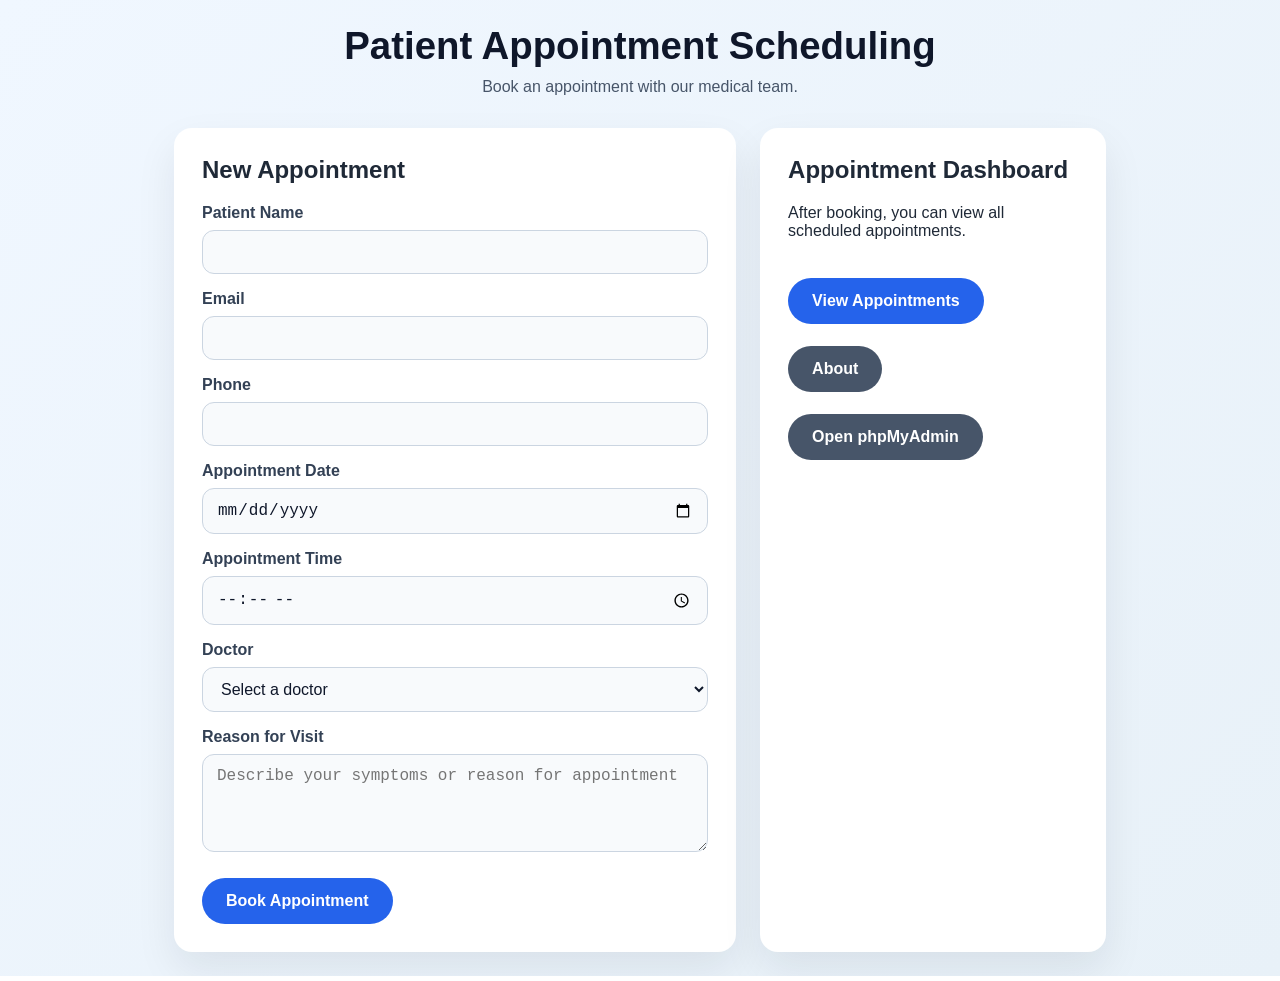
<file: frontend/index.html>
<!DOCTYPE html>
<html lang="en">
<head>
    <meta charset="UTF-8">
    <meta name="viewport" content="width=device-width, initial-scale=1.0">
    <title>Patient Appointment Scheduling</title>
    <link rel="stylesheet" href="css/style.css">
</head>
<body>
    <div class="container">
        <header>
            <h1>Patient Appointment Scheduling</h1>
            <p>Book an appointment with our medical team.</p>
        </header>
        <main>
            <section class="form-card">
                <h2>New Appointment</h2>
                <div id="message" class="message-card" hidden></div>
                <form id="appointmentForm">
                    <label for="patient_name">Patient Name</label>
                    <input type="text" id="patient_name" name="patient_name" required>

                    <label for="email">Email</label>
                    <input type="email" id="email" name="email" required>

                    <label for="phone">Phone</label>
                    <input type="tel" id="phone" name="phone" required>

                    <label for="appointment_date">Appointment Date</label>
                    <input type="date" id="appointment_date" name="appointment_date" required>

                    <label for="appointment_time">Appointment Time</label>
                    <input type="time" id="appointment_time" name="appointment_time" required>

                    <label for="doctor">Doctor</label>
                    <select id="doctor" name="doctor" required>
                        <option value="">Select a doctor</option>
                        <option value="Dr. A. Patel">Dr. A. Patel</option>
                        <option value="Dr. S. Mehta">Dr. S. Mehta</option>
                        <option value="Dr. N. Singh">Dr. N. Singh</option>
                        <option value="Dr. R. Kumar">Dr. R. Kumar</option>
                    </select>

                    <label for="reason">Reason for Visit</label>
                    <textarea id="reason" name="reason" rows="4" placeholder="Describe your symptoms or reason for appointment"></textarea>

                    <button type="submit">Book Appointment</button>
                </form>
            </section>

            <section class="info-card">
                <h2>Appointment Dashboard</h2>
                <p>After booking, you can view all scheduled appointments.</p>
                <a class="button-link" href="appointments.html">View Appointments</a>
                <a class="button-link button-secondary" href="about.html">About</a>
                <a class="button-link button-secondary" href="http://localhost/phpmyadmin" target="_blank" rel="noopener">Open phpMyAdmin</a>
            </section>
        </main>
    </div>
    <script src="js/api.js"></script>
    <script src="js/booking.js"></script>
</body>
</html>
</file>
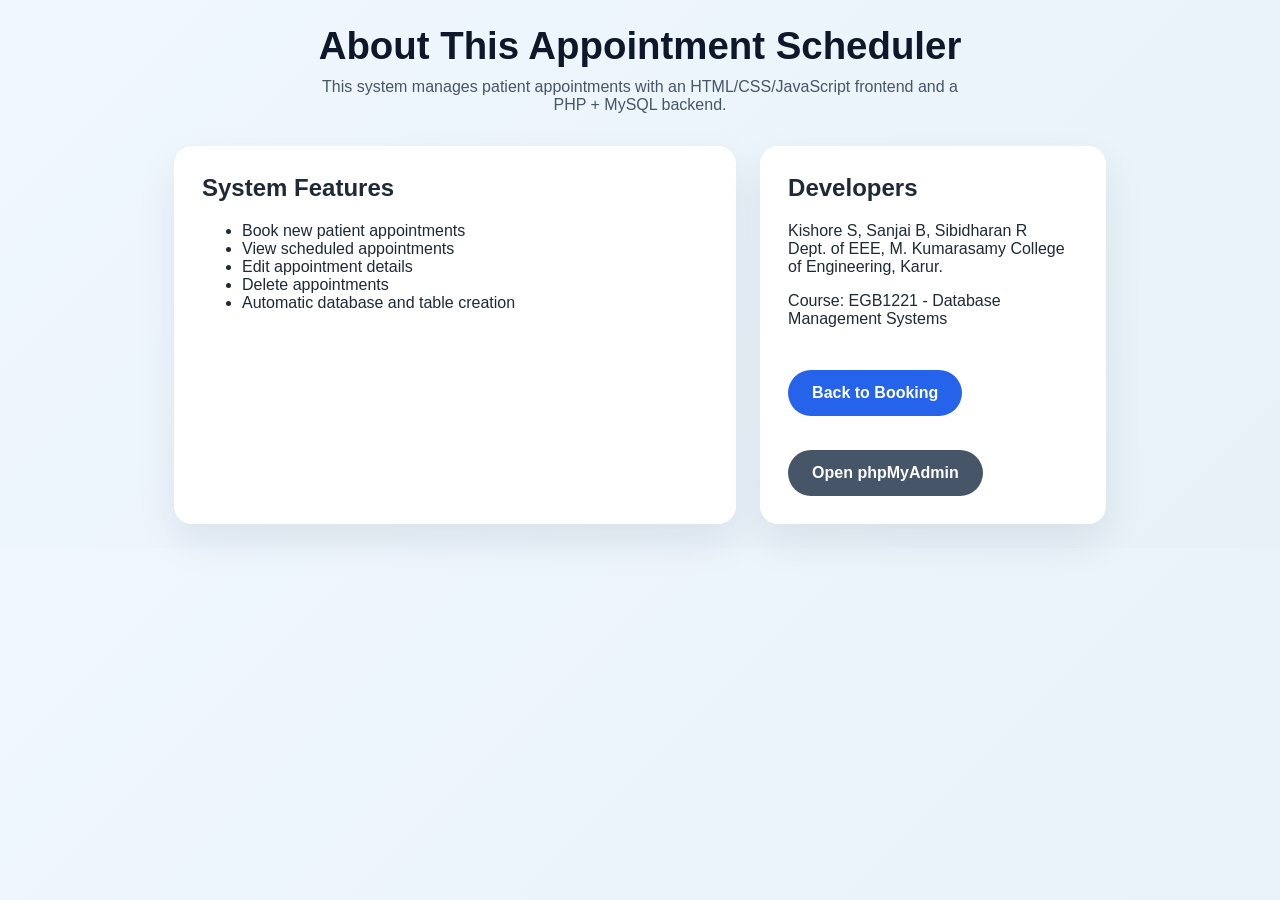
<file: frontend/about.html>
<!DOCTYPE html>
<html lang="en">
<head>
    <meta charset="UTF-8">
    <meta name="viewport" content="width=device-width, initial-scale=1.0">
    <title>About Patient Scheduler</title>
    <link rel="stylesheet" href="css/style.css">
</head>
<body>
    <div class="container">
        <header>
            <h1>About This Appointment Scheduler</h1>
            <p>This system manages patient appointments with an HTML/CSS/JavaScript frontend and a PHP + MySQL backend.</p>
        </header>
        <main>
            <section class="form-card">
                <h2>System Features</h2>
                <ul>
                    <li>Book new patient appointments</li>
                    <li>View scheduled appointments</li>
                    <li>Edit appointment details</li>
                    <li>Delete appointments</li>
                    <li>Automatic database and table creation</li>
                </ul>
            </section>

            <section class="info-card">
                <h2>Developers</h2>
                <p>Kishore S, Sanjai B, Sibidharan R<br>
                Dept. of EEE, M. Kumarasamy College of Engineering, Karur.</p>
                <p>Course: EGB1221 - Database Management Systems</p>
                <div class="actions">
                    <a class="button-link" href="index.html">Back to Booking</a>
                    <a class="button-link button-secondary" href="http://localhost/phpmyadmin" target="_blank" rel="noopener">Open phpMyAdmin</a>
                </div>
            </section>
        </main>
    </div>
</body>
</html>
</file>
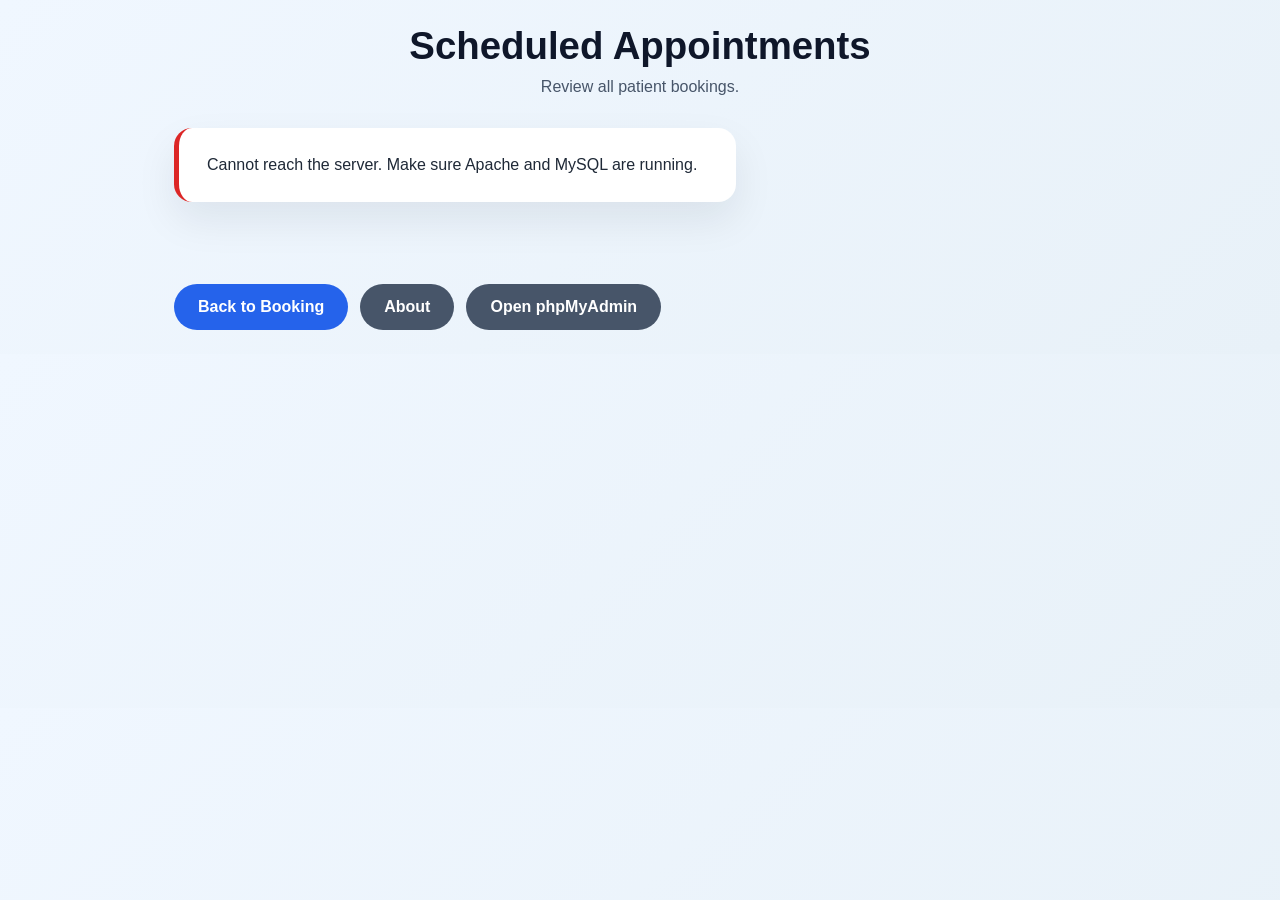
<file: frontend/appointments.html>
<!DOCTYPE html>
<html lang="en">
<head>
    <meta charset="UTF-8">
    <meta name="viewport" content="width=device-width, initial-scale=1.0">
    <title>View Appointments</title>
    <link rel="stylesheet" href="css/style.css">
</head>
<body>
    <div class="container">
        <header>
            <h1>Scheduled Appointments</h1>
            <p>Review all patient bookings.</p>
        </header>
        <main>
            <div id="message" class="message-card" hidden></div>

            <table id="appointmentsTable" hidden>
                <thead>
                    <tr>
                        <th>#</th>
                        <th>Patient</th>
                        <th>Email</th>
                        <th>Phone</th>
                        <th>Date</th>
                        <th>Time</th>
                        <th>Doctor</th>
                        <th>Reason</th>
                        <th>Actions</th>
                    </tr>
                </thead>
                <tbody id="appointmentsBody"></tbody>
            </table>

            <div class="actions">
                <a class="button-link" href="index.html">Back to Booking</a>
                <a class="button-link button-secondary" href="about.html">About</a>
                <a class="button-link button-secondary" href="http://localhost/phpmyadmin" target="_blank" rel="noopener">Open phpMyAdmin</a>
            </div>
        </main>
    </div>
    <script src="js/api.js"></script>
    <script src="js/appointments.js"></script>
</body>
</html>
</file>
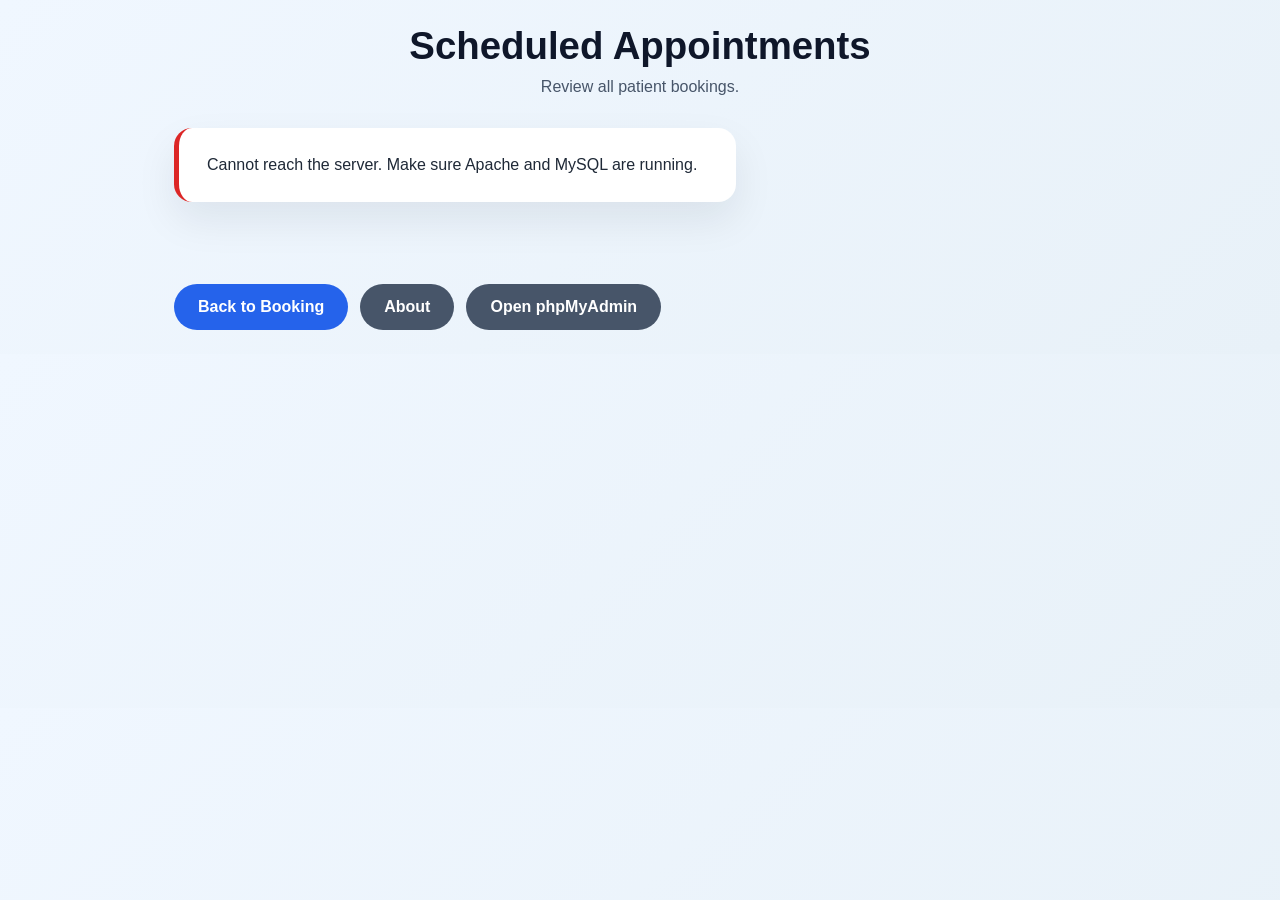
<file: frontend/edit.html>
<!DOCTYPE html>
<html lang="en">
<head>
    <meta charset="UTF-8">
    <meta name="viewport" content="width=device-width, initial-scale=1.0">
    <title>Edit Appointment</title>
    <link rel="stylesheet" href="css/style.css">
</head>
<body>
    <div class="container">
        <header>
            <h1>Edit Appointment</h1>
            <p>Update the patient appointment details below.</p>
        </header>
        <main>
            <section class="form-card">
                <h2>Appointment Details</h2>
                <div id="message" class="message-card" hidden></div>
                <form id="editForm">
                    <input type="hidden" id="id" name="id">

                    <label for="patient_name">Patient Name</label>
                    <input type="text" id="patient_name" name="patient_name" required>

                    <label for="email">Email</label>
                    <input type="email" id="email" name="email" required>

                    <label for="phone">Phone</label>
                    <input type="tel" id="phone" name="phone" required>

                    <label for="appointment_date">Appointment Date</label>
                    <input type="date" id="appointment_date" name="appointment_date" required>

                    <label for="appointment_time">Appointment Time</label>
                    <input type="time" id="appointment_time" name="appointment_time" required>

                    <label for="doctor">Doctor</label>
                    <select id="doctor" name="doctor" required>
                        <option value="">Select a doctor</option>
                        <option value="Dr. A. Patel">Dr. A. Patel</option>
                        <option value="Dr. S. Mehta">Dr. S. Mehta</option>
                        <option value="Dr. N. Singh">Dr. N. Singh</option>
                        <option value="Dr. R. Kumar">Dr. R. Kumar</option>
                    </select>

                    <label for="reason">Reason for Visit</label>
                    <textarea id="reason" name="reason" rows="4"></textarea>

                    <button type="submit">Save Changes</button>
                </form>
                <div class="actions">
                    <a class="button-link" href="appointments.html">Cancel</a>
                </div>
            </section>
        </main>
    </div>
    <script src="js/api.js"></script>
    <script src="js/edit.js"></script>
</body>
</html>
</file>
<file: frontend/css/style.css>
* { box-sizing: border-box; }

body {
    margin: 0;
    font-family: 'Segoe UI', Tahoma, Geneva, Verdana, sans-serif;
    background: linear-gradient(135deg, #f0f7ff 0%, #e8f1f8 100%);
    color: #1f2937;
}

.container { max-width: 980px; margin: 0 auto; padding: 24px; }

header { text-align: center; margin-bottom: 32px; }
header h1 { margin: 0; font-size: 2.4rem; color: #0f172a; }
header p { margin: 10px auto 0; max-width: 640px; color: #475569; }

main { display: grid; grid-template-columns: 1.3fr 0.8fr; gap: 24px; }

.form-card, .info-card, .message-card {
    background: #ffffff;
    border-radius: 18px;
    box-shadow: 0 18px 40px rgba(15, 23, 42, 0.08);
    padding: 28px;
}

.form-card h2, .info-card h2 { margin-top: 0; font-size: 1.5rem; }

label { display: block; margin-top: 16px; font-weight: 600; color: #334155; }

input[type="text"], input[type="email"], input[type="tel"],
input[type="date"], input[type="time"], select, textarea {
    width: 100%;
    margin-top: 8px;
    padding: 12px 14px;
    border: 1px solid #cbd5e1;
    border-radius: 12px;
    font-size: 1rem;
    background: #f8fafc;
    color: #0f172a;
}

textarea { resize: vertical; }

button, .button-link {
    display: inline-block;
    margin-top: 22px;
    padding: 14px 24px;
    border: none;
    border-radius: 999px;
    background: #2563eb;
    color: #ffffff;
    text-decoration: none;
    font-weight: 700;
    font-size: 1rem;
    cursor: pointer;
    transition: transform 0.2s ease, background-color 0.2s ease;
}

.button-secondary { background: #475569; }
.button-secondary:hover { background: #334155; }

.button-small {
    display: inline-flex;
    align-items: center;
    justify-content: center;
    margin-top: 0;
    padding: 10px 14px;
    margin: 0 4px 4px 0;
    border-radius: 999px;
    background: #2563eb;
    font-size: 0.9rem;
}

.button-delete { background: #dc2626; }

.actions-cell { display: flex; flex-wrap: wrap; align-items: center; }

button:hover, .button-link:hover, .button-small:hover {
    background: #1d4ed8;
    transform: translateY(-1px);
}
.button-delete:hover { background: #b91c1c; }

table { width: 100%; border-collapse: collapse; margin-top: 18px; grid-column: 1 / -1; background: #fff; }
table[hidden], .message-card[hidden] { display: none; }
th, td { padding: 14px 12px; border-bottom: 1px solid #e2e8f0; text-align: left; font-size: 0.95rem; }
th { color: #0f172a; background: #f8fafc; }
tr:nth-child(even) { background: #f8fafc; }

.message-card { border-left: 5px solid #2563eb; margin-bottom: 16px; }
.message-card.success { border-color: #16a34a; }
.message-card.error { border-color: #dc2626; }
.message-card.info { border-color: #2563eb; }

.actions { margin-top: 20px; display: flex; gap: 12px; flex-wrap: wrap; grid-column: 1 / -1; }

@media (max-width: 900px) {
    main { grid-template-columns: 1fr; }
}
</file>
